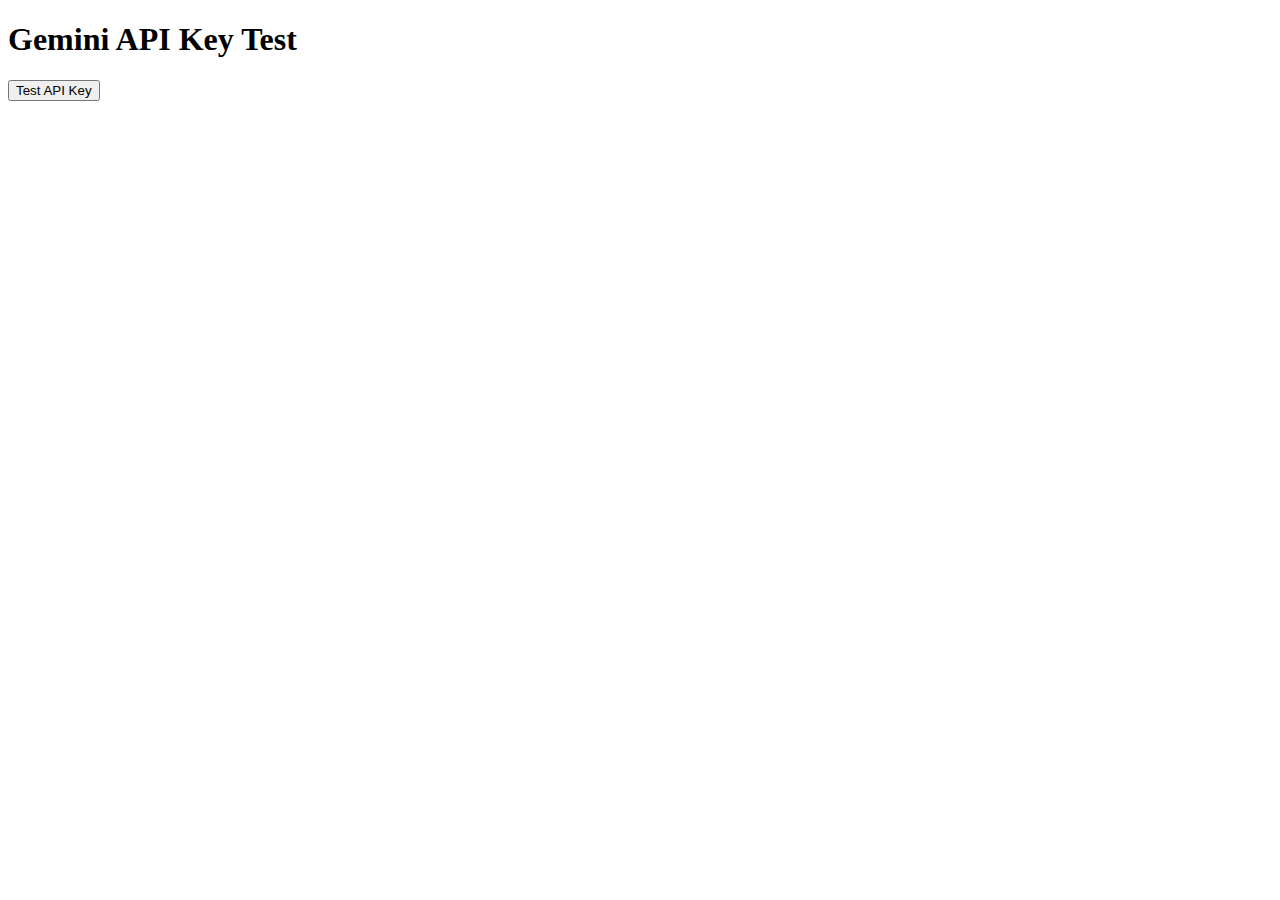
<file: test-api.html>
<!DOCTYPE html>
<html>
<head>
    <title>API Key Test</title>
</head>
<body>
    <h1>Gemini API Key Test</h1>
    <button onclick="testAPI()">Test API Key</button>
    <div id="result"></div>

    <script>
    async function testAPI() {
        const apiKey = 'AIzaSyAZ3Ga5rXCnTWedxWM9kDVyLe8pYhF3kZo';
        const url = `https://generativelanguage.googleapis.com/v1beta/models/gemini-flash-latest:generateContent?key=${apiKey}`;
        
        try {
            const response = await fetch(url, {
                method: 'POST',
                headers: { 'Content-Type': 'application/json' },
                body: JSON.stringify({
                    contents: [{
                        role: 'user',
                        parts: [{ text: 'Hello, test message' }]
                    }]
                })
            });
            
            const data = await response.json();
            document.getElementById('result').innerHTML = 
                `<h3>Response Status: ${response.status}</h3>
                 <pre>${JSON.stringify(data, null, 2)}</pre>`;
        } catch (error) {
            document.getElementById('result').innerHTML = 
                `<h3>Error:</h3><pre>${error.message}</pre>`;
        }
    }
    </script>
</body>
</html>
</file>
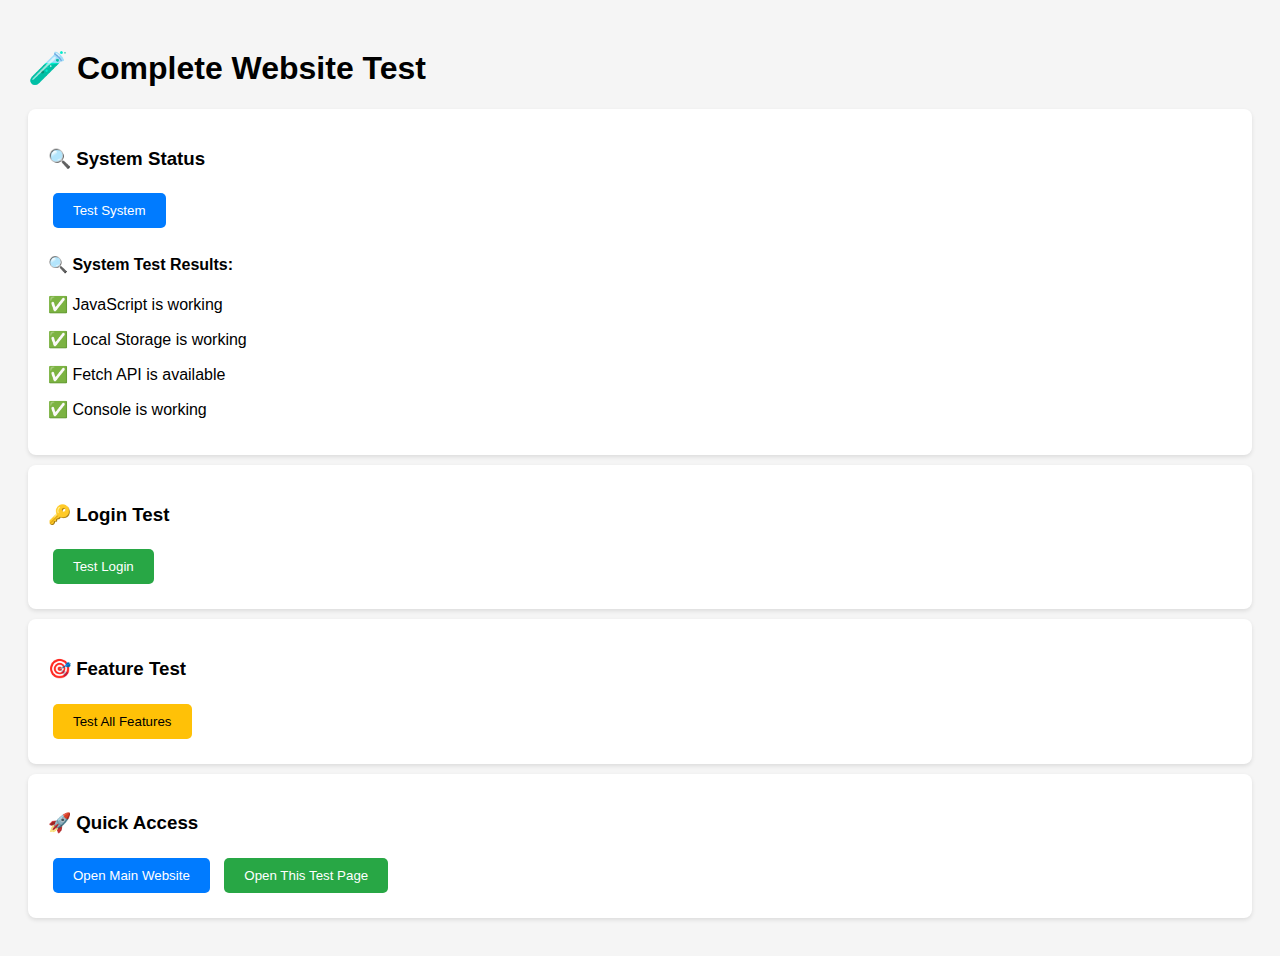
<file: test-complete.html>
<!DOCTYPE html>
<html lang="en">
<head>
    <meta charset="UTF-8">
    <meta name="viewport" content="width=device-width, initial-scale=1.0">
    <title>Complete Test - Cute Study Hub</title>
    <style>
        body { font-family: Arial, sans-serif; padding: 20px; background: #f5f5f5; }
        .test-card { background: white; padding: 20px; margin: 10px 0; border-radius: 8px; box-shadow: 0 2px 4px rgba(0,0,0,0.1); }
        .status { padding: 5px 10px; border-radius: 4px; font-weight: bold; }
        .success { background: #d4edda; color: #155724; }
        .error { background: #f8d7da; color: #721c24; }
        .warning { background: #fff3cd; color: #856404; }
        button { padding: 10px 20px; margin: 5px; border: none; border-radius: 5px; cursor: pointer; }
        .btn-primary { background: #007bff; color: white; }
        .btn-success { background: #28a745; color: white; }
        .btn-warning { background: #ffc107; color: black; }
        .btn-danger { background: #dc3545; color: white; }
    </style>
</head>
<body>
    <h1>🧪 Complete Website Test</h1>
    
    <div class="test-card">
        <h3>🔍 System Status</h3>
        <button onclick="runSystemTest()" class="btn-primary">Test System</button>
        <div id="system-results"></div>
    </div>
    
    <div class="test-card">
        <h3>🔑 Login Test</h3>
        <button onclick="testLogin()" class="btn-success">Test Login</button>
        <div id="login-results"></div>
    </div>
    
    <div class="test-card">
        <h3>🎯 Feature Test</h3>
        <button onclick="testFeatures()" class="btn-warning">Test All Features</button>
        <div id="feature-results"></div>
    </div>
    
    <div class="test-card">
        <h3>🚀 Quick Access</h3>
        <button onclick="window.open('http://localhost:8000', '_blank')" class="btn-primary">Open Main Website</button>
        <button onclick="window.open('http://localhost:8000/test-complete.html', '_blank')" class="btn-success">Open This Test Page</button>
    </div>
    
    <script>
        function runSystemTest() {
            let results = '<h4>🔍 System Test Results:</h4>';
            
            // Test 1: Basic JavaScript
            try {
                results += '<p>✅ JavaScript is working</p>';
            } catch (e) {
                results += '<p>❌ JavaScript error: ' + e.message + '</p>';
            }
            
            // Test 2: Local Storage
            try {
                localStorage.setItem('test', 'value');
                localStorage.removeItem('test');
                results += '<p>✅ Local Storage is working</p>';
            } catch (e) {
                results += '<p>❌ Local Storage error: ' + e.message + '</p>';
            }
            
            // Test 3: Fetch API
            try {
                if (typeof fetch !== 'undefined') {
                    results += '<p>✅ Fetch API is available</p>';
                } else {
                    results += '<p>❌ Fetch API not available</p>';
                }
            } catch (e) {
                results += '<p>❌ Fetch API error: ' + e.message + '</p>';
            }
            
            // Test 4: Console
            try {
                console.log('Test log');
                results += '<p>✅ Console is working</p>';
            } catch (e) {
                results += '<p>❌ Console error: ' + e.message + '</p>';
            }
            
            document.getElementById('system-results').innerHTML = results;
        }
        
        function testLogin() {
            let results = '<h4>🔑 Login Test Results:</h4>';
            
            // Test login function
            if (typeof login === 'function') {
                results += '<p>✅ Login function is available</p>';
            } else {
                results += '<p>❌ Login function not found</p>';
            }
            
            // Test logout function
            if (typeof logout === 'function') {
                results += '<p>✅ Logout function is available</p>';
            } else {
                results += '<p>❌ Logout function not found</p>';
            }
            
            // Test global functions
            const globalFunctions = ['showSection', 'generateSummary', 'generateMCQs', 'sendChatMessage'];
            globalFunctions.forEach(func => {
                if (typeof window[func] === 'function') {
                    results += '<p>✅ ' + func + ' function is available</p>';
                } else {
                    results += '<p>❌ ' + func + ' function not found</p>';
                }
            });
            
            document.getElementById('login-results').innerHTML = results;
        }
        
        function testFeatures() {
            let results = '<h4>🎯 Feature Test Results:</h4>';
            
            // Test key features
            const features = [
                'generateSummary', 'generateMCQs', 'generateFlashcards',
                'sendChatMessage', 'handlePdfUpload', 'scrapeWebsite',
                'showAddNoteModal', 'showAddEventModal', 'showCreateGroupForm',
                'toggleEyeReminders', 'togglePostureReminders'
            ];
            
            features.forEach(feature => {
                if (typeof window[feature] === 'function') {
                    results += '<p>✅ ' + feature + ' is available</p>';
                } else {
                    results += '<p>❌ ' + feature + ' not found</p>';
                }
            });
            
            document.getElementById('feature-results').innerHTML = results;
        }
        
        // Auto-run tests on page load
        window.addEventListener('load', function() {
            console.log('🧪 Test page loaded');
            runSystemTest();
        });
    </script>
</body>
</html>
</file>
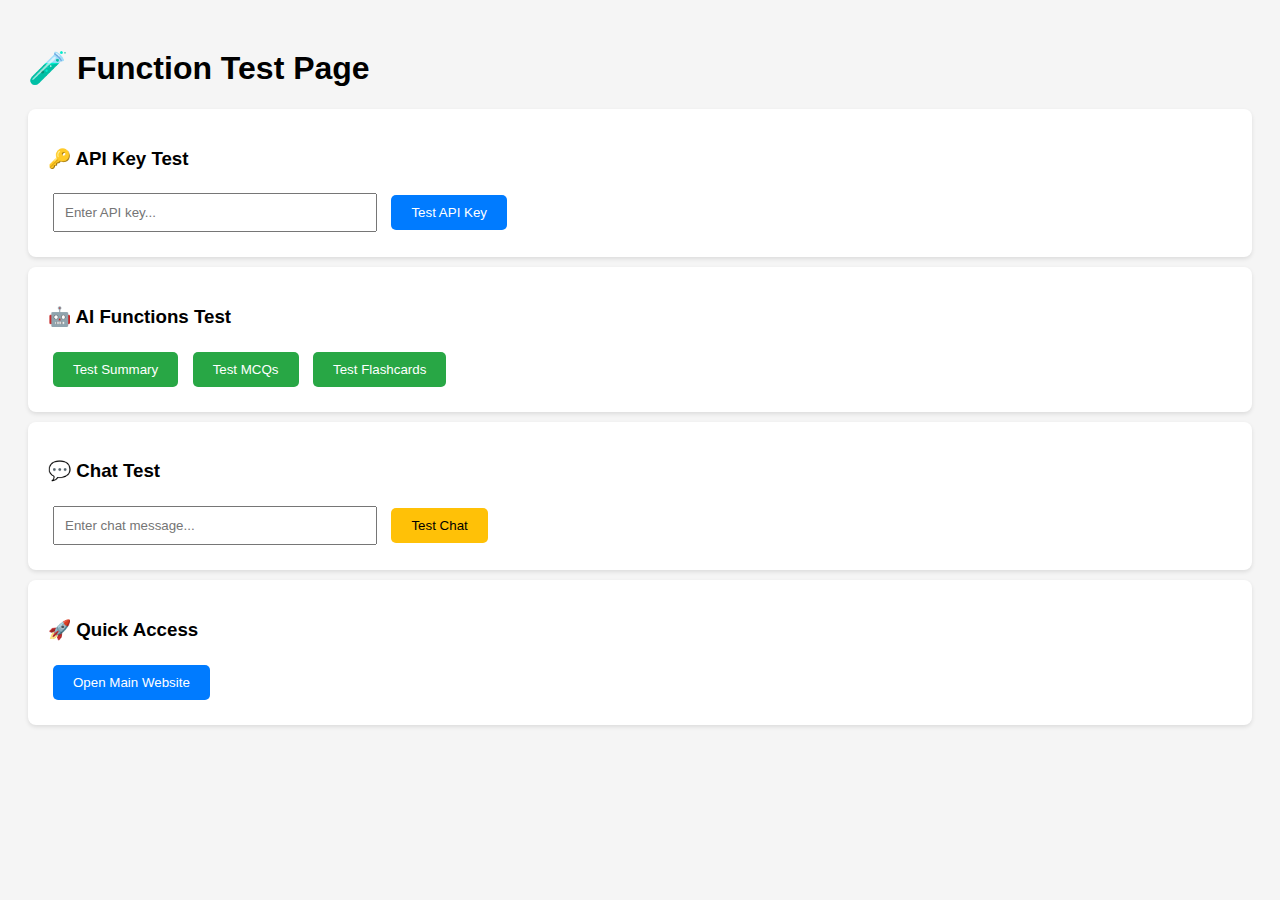
<file: test-functions.html>
<!DOCTYPE html>
<html lang="en">
<head>
    <meta charset="UTF-8">
    <meta name="viewport" content="width=device-width, initial-scale=1.0">
    <title>Function Test</title>
    <style>
        body { font-family: Arial, sans-serif; padding: 20px; background: #f5f5f5; }
        .test-card { background: white; padding: 20px; margin: 10px 0; border-radius: 8px; box-shadow: 0 2px 4px rgba(0,0,0,0.1); }
        button { padding: 10px 20px; margin: 5px; border: none; border-radius: 5px; cursor: pointer; }
        .btn-primary { background: #007bff; color: white; }
        .btn-success { background: #28a745; color: white; }
        .btn-warning { background: #ffc107; color: black; }
    </style>
</head>
<body>
    <h1>🧪 Function Test Page</h1>
    
    <div class="test-card">
        <h3>🔑 API Key Test</h3>
        <input type="text" id="testApiKey" placeholder="Enter API key..." style="padding: 10px; margin: 5px; width: 300px;" />
        <button onclick="testApiKey()" class="btn-primary">Test API Key</button>
        <div id="api-result"></div>
    </div>
    
    <div class="test-card">
        <h3>🤖 AI Functions Test</h3>
        <button onclick="testGenerateSummary()" class="btn-success">Test Summary</button>
        <button onclick="testGenerateMCQs()" class="btn-success">Test MCQs</button>
        <button onclick="testGenerateFlashcards()" class="btn-success">Test Flashcards</button>
        <div id="ai-result"></div>
    </div>
    
    <div class="test-card">
        <h3>💬 Chat Test</h3>
        <input type="text" id="testChatInput" placeholder="Enter chat message..." style="padding: 10px; margin: 5px; width: 300px;" />
        <button onclick="testChat()" class="btn-warning">Test Chat</button>
        <div id="chat-result"></div>
    </div>
    
    <div class="test-card">
        <h3>🚀 Quick Access</h3>
        <button onclick="window.open('http://localhost:8000', '_blank')" class="btn-primary">Open Main Website</button>
    </div>
    
    <script>
        function testApiKey() {
            const apiKey = document.getElementById('testApiKey').value.trim();
            if (!apiKey) {
                document.getElementById('api-result').innerHTML = '<p style="color: red;">❌ Please enter an API key!</p>';
                return;
            }
            
            localStorage.setItem('cuteStudyHub_apiKey', apiKey);
            localStorage.setItem('cuteStudyHub_provider', 'openai');
            
            document.getElementById('api-result').innerHTML = '<p style="color: green;">✅ API key saved! You can now use the main website.</p>';
        }
        
        function testGenerateSummary() {
            if (typeof generateSummary === 'function') {
                document.getElementById('ai-result').innerHTML = '<p style="color: green;">✅ Generate Summary function is available!</p>';
            } else {
                document.getElementById('ai-result').innerHTML = '<p style="color: red;">❌ Generate Summary function not found!</p>';
            }
        }
        
        function testGenerateMCQs() {
            if (typeof generateMCQs === 'function') {
                document.getElementById('ai-result').innerHTML = '<p style="color: green;">✅ Generate MCQs function is available!</p>';
            } else {
                document.getElementById('ai-result').innerHTML = '<p style="color: red;">❌ Generate MCQs function not found!</p>';
            }
        }
        
        function testGenerateFlashcards() {
            if (typeof generateFlashcards === 'function') {
                document.getElementById('ai-result').innerHTML = '<p style="color: green;">✅ Generate Flashcards function is available!</p>';
            } else {
                document.getElementById('ai-result').innerHTML = '<p style="color: red;">❌ Generate Flashcards function not found!</p>';
            }
        }
        
        function testChat() {
            const message = document.getElementById('testChatInput').value.trim();
            if (!message) {
                document.getElementById('chat-result').innerHTML = '<p style="color: red;">❌ Please enter a chat message!</p>';
                return;
            }
            
            if (typeof sendChatMessage === 'function') {
                document.getElementById('chat-result').innerHTML = '<p style="color: green;">✅ Chat function is available! Message: "' + message + '"</p>';
            } else {
                document.getElementById('chat-result').innerHTML = '<p style="color: red;">❌ Chat function not found!</p>';
            }
        }
        
        // Auto-load functions from main app
        window.addEventListener('load', function() {
            console.log('🧪 Test page loaded');
        });
    </script>
</body>
</html>
</file>
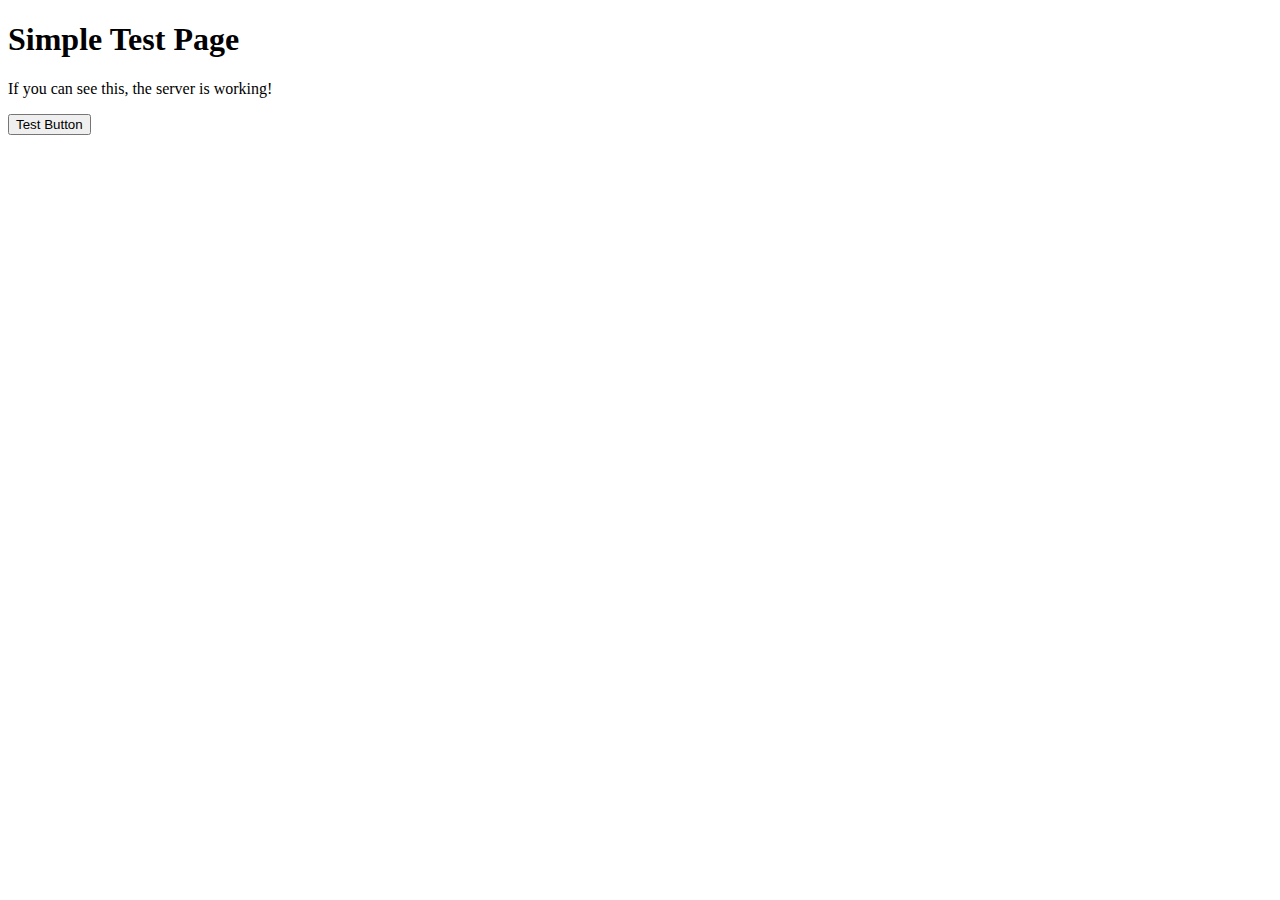
<file: test-simple.html>
<!DOCTYPE html>
<html>
<head>
    <title>Simple Test</title>
</head>
<body>
    <h1>Simple Test Page</h1>
    <p>If you can see this, the server is working!</p>
    <button onclick="testFunction()">Test Button</button>
    <div id="result"></div>
    
    <script>
        function testFunction() {
            document.getElementById('result').innerHTML = 'Button works! ✅';
        }
    </script>
</body>
</html>
</file>
